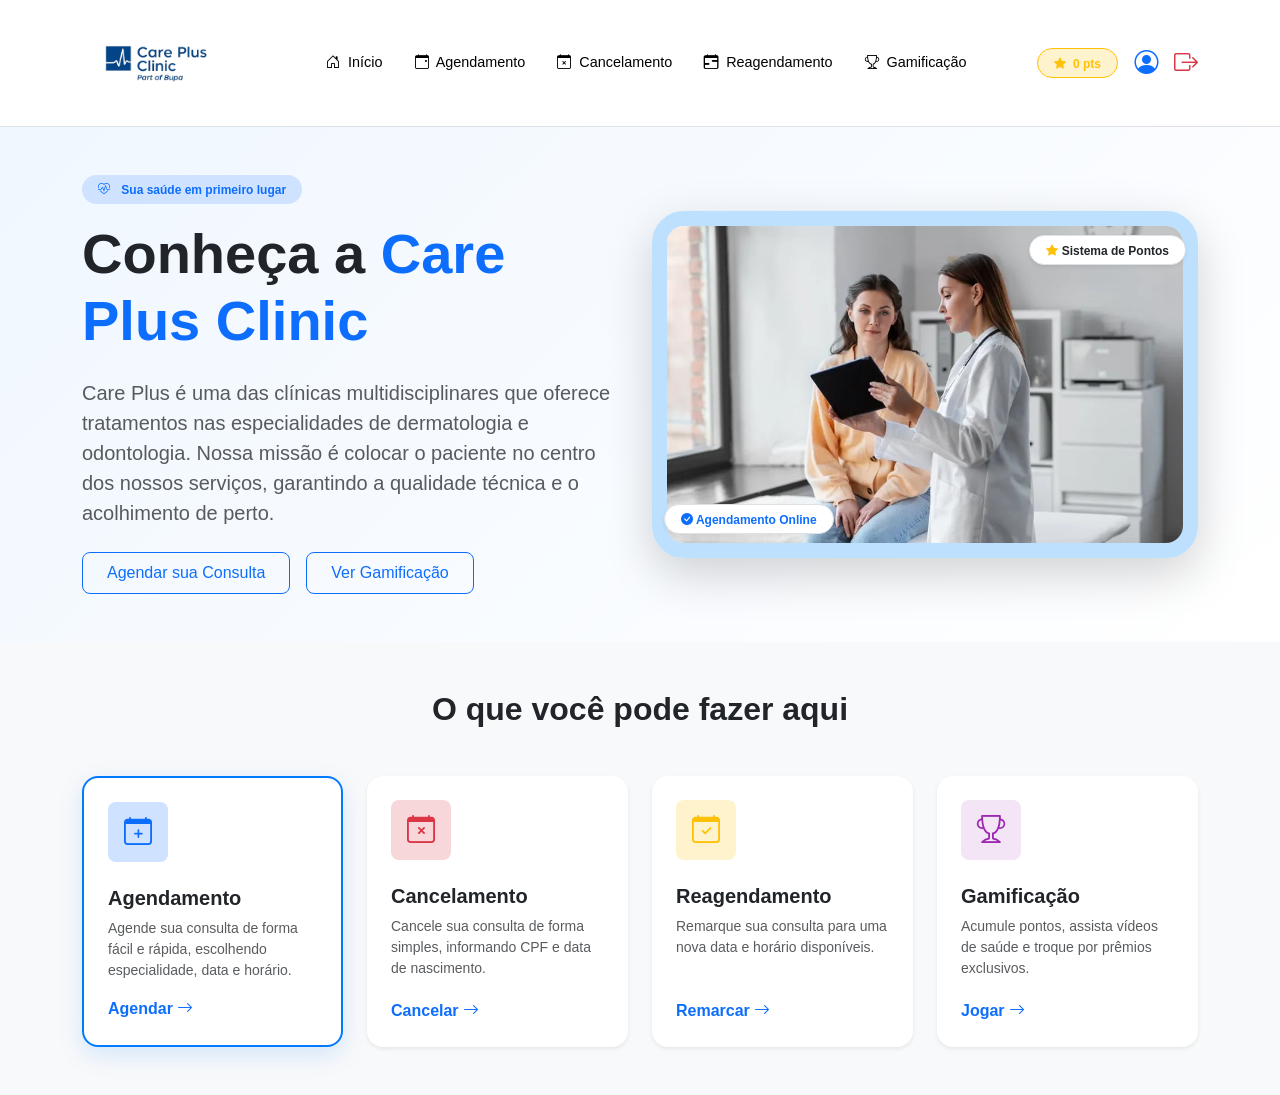
<file: scr/pages/index.html>
<!DOCTYPE html>
<html lang="pt-BR">
<head>
    <meta charset="UTF-8">
    <meta name="viewport" content="width=device-width, initial-scale=1.0">
    
    
    <!-- CSS BOOTSTAP -->
    <link href="https://cdn.jsdelivr.net/npm/bootstrap@5.3.3/dist/css/bootstrap.min.css" rel="stylesheet">
    
    <!-- link icone-->
    <link rel="stylesheet" href="https://cdn.jsdelivr.net/npm/bootstrap-icons@1.11.3/font/bootstrap-icons.min.css">
    
    <!-- CSS externo -->
    <link rel="stylesheet" href="../css/index.css">

    <title>Care Plus - Home</title>
</head>


<body>

    <!-- Navbar -->
    <nav class="navbar navbar-expand-lg navbar-light bg-white border-bottom sticky-top">
        <div class="container">
            <a class="navbar-brand d-flex align-items-center" href="../pages/index.html">
                <img src="../images/LogoCarePlus.png" alt="Logo" class="me-2">
            </a>
            
            <button class="navbar-toggler" type="button" data-bs-toggle="collapse" data-bs-target="#navbarNav">
                <span class="navbar-toggler-icon"></span>
            </button>

            <div class="collapse navbar-collapse" id="navbarNav">
                <ul class="navbar-nav mx-auto mb-2 mb-lg-0 gap-3">
                    <li class="nav-item"><a class="nav-link " href="../pages/index.html"><i class="bi bi-house-door me-1"></i> Início</a></li>
                    <li class="nav-item"><a class="nav-link" href="../pages/agendamento.html"><i class="bi bi-calendar-event me-1"></i> Agendamento</a></li>
                    <li class="nav-item"><a class="nav-link" href="#"><i class="bi bi-calendar-x me-1"></i> Cancelamento</a></li>
                    <li class="nav-item"><a class="nav-link" href="../pages/reagendamento.html"><i class="bi bi-calendar-range me-1"></i> Reagendamento</a></li>
                    <li class="nav-item"><a class="nav-link" href="#"><i class="bi bi-trophy me-1"></i> Gamificação</a></li>
                </ul>
                <div class="d-flex align-items-center gap-3">
                    <span class="badge rounded-pill bg-warning-subtle text-warning border border-warning px-3 py-2">
                        <i class="bi bi-star-fill me-1"></i> 0 pts
                    </span>
                    <a href="#" class="text-primary fs-4"><i class="bi bi-person-circle"></i></a>
                    <a href="login.html" class="text-danger fs-4"><i class="bi bi-box-arrow-right"></i></a>
                </div>
            </div>
        </div>
    </nav>

    <header class="hero-section py-5">
        <div class="container">
            <div class="row align-items-center">
                <div class="col-lg-6 mb-5 mb-lg-0">
                    <span class="badge rounded-pill bg-primary-subtle text-primary mb-3 px-3 py-2">
                        <i class="bi bi-heart-pulse me-2"></i> Sua saúde em primeiro lugar
                    </span>
                    <h1 class="display-4 fw-bold mb-4">Conheça a <span class="text-primary">Care Plus Clinic</span></h1>
                    <p class="text-muted lead mb-4">
                        Care Plus é uma das clínicas multidisciplinares que oferece tratamentos nas especialidades de dermatologia e odontologia. Nossa missão é colocar o paciente no centro dos nossos serviços, garantindo a qualidade técnica e o acolhimento de perto.
                    </p>
                    <div class="d-flex gap-3">
                        <button onclick="irParaAgendamento()" class="btn btn-outline-primary px-4 py-2 rounded-3">Agendar sua Consulta</button>
                        <button onclick="irParaGamificacao()" class="btn btn-outline-primary px-4 py-2 rounded-3">Ver Gamificação</button>
                    </div>
                </div>
                <div class="col-lg-6 text-center position-relative">
                    <div class="image-container shadow-lg rounded-5 overflow-hidden">
                        <img src="../images/medico.jpg" alt="Médico" class="img-fluid">
                        
                        <span class="position-absolute top-0 end-0 m-4 badge bg-white text-dark shadow-sm py-2 px-3 rounded-pill border">
                            <i class="bi bi-star-fill text-warning"></i> Sistema de Pontos
                        </span>
                        <span class="position-absolute bottom-0 start-0 m-4 badge bg-white text-primary shadow-sm py-2 px-3 rounded-pill border">
                            <i class="bi bi-check-circle-fill"></i> Agendamento Online
                        </span>
                    </div>
                </div>
            </div>
        </div>
    </header>

    <!-- Services Section -->
    <section class="services-section py-5 bg-light">
        <div class="container">
            <h2 class="text-center fw-bold mb-5">O que você pode fazer aqui</h2>
            <div class="row g-4">
                <!-- Card 1 -->
                <div class="col-md-3">
                    <div class="card h-100 border-0 shadow-sm p-4 rounded-4 service-card active-card">
                        <div class="icon-box bg-primary-subtle rounded-3 mb-4">
                            <i class="bi bi-calendar-plus text-primary fs-3"></i>
                        </div>
                        <h4 class="fw-bold h5">Agendamento</h4>
                        <p class="text-muted small">Agende sua consulta de forma fácil e rápida, escolhendo especialidade, data e horário.</p>
                        <a href="../pages/agendamento.html" class="mt-auto text-decoration-none fw-bold">Agendar <i class="bi bi-arrow-right"></i></a>
                    </div>
                </div>
                <!-- Card 2 -->
                <div class="col-md-3">
                    <div class="card h-100 border-0 shadow-sm p-4 rounded-4 service-card">
                        <div class="icon-box bg-danger-subtle rounded-3 mb-4">
                            <i class="bi bi-calendar-x text-danger fs-3"></i>
                        </div>
                        <h4 class="fw-bold h5">Cancelamento</h4>
                        <p class="text-muted small">Cancele sua consulta de forma simples, informando CPF e data de nascimento.</p>
                        <a href="#" class="mt-auto text-decoration-none fw-bold">Cancelar <i class="bi bi-arrow-right"></i></a>
                    </div>
                </div>
                <!-- Card 3 -->
                <div class="col-md-3">
                    <div class="card h-100 border-0 shadow-sm p-4 rounded-4 service-card">
                        <div class="icon-box bg-warning-subtle rounded-3 mb-4">
                            <i class="bi bi-calendar-check text-warning fs-3"></i>
                        </div>
                        <h4 class="fw-bold h5">Reagendamento</h4>
                        <p class="text-muted small">Remarque sua consulta para uma nova data e horário disponíveis.</p>
                        <a href="../pages/reagendamento.html" class="mt-auto text-decoration-none fw-bold">Remarcar <i class="bi bi-arrow-right"></i></a>
                    </div>
                </div>
                <!-- Card 4 -->
                <div class="col-md-3">
                    <div class="card h-100 border-0 shadow-sm p-4 rounded-4 service-card">
                        <div class="icon-box bg-purple-subtle rounded-3 mb-4">
                            <i class="bi bi-trophy text-purple fs-3"></i>
                        </div>
                        <h4 class="fw-bold h5">Gamificação</h4>
                        <p class="text-muted small">Acumule pontos, assista vídeos de saúde e troque por prêmios exclusivos.</p>
                        <a href="#" class="mt-auto text-decoration-none fw-bold">Jogar <i class="bi bi-arrow-right"></i></a>
                    </div>
                </div>
            </div>
        </div>
    </section>

    <script src="https://cdn.jsdelivr.net/npm/bootstrap@5.3.3/dist/js/bootstrap.bundle.min.js"></script>
    <script src="../js/index.js"></script>
</body>
</html>
</file>
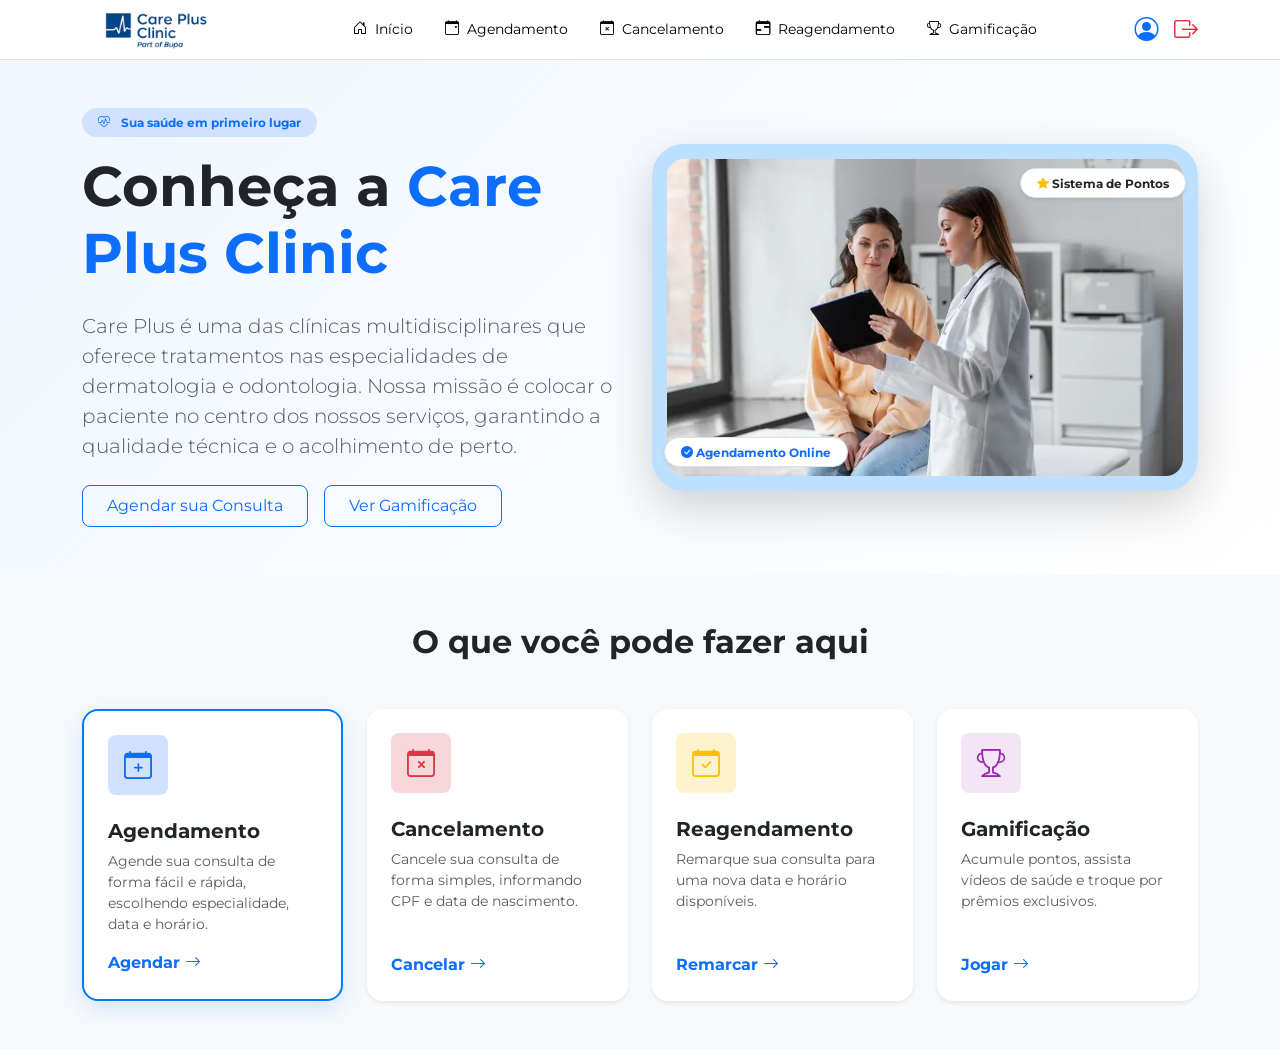
<file: src/pages/index.html>
<!DOCTYPE html>
<html lang="pt-BR">
<head>
    <meta charset="UTF-8">
    <meta name="viewport" content="width=device-width, initial-scale=1.0">
    
    
    <!-- CSS BOOTSTAP -->
    <link href="https://cdn.jsdelivr.net/npm/bootstrap@5.3.3/dist/css/bootstrap.min.css" rel="stylesheet">
    
    <!-- link icone-->
    <link rel="stylesheet" href="https://cdn.jsdelivr.net/npm/bootstrap-icons@1.11.3/font/bootstrap-icons.min.css">

    <!-- Google Fonts -->
    <link href="https://fonts.googleapis.com/css2?family=Montserrat:wght@300;400;500;600;700;800;900&display=swap"
        rel="stylesheet">
    
    <!-- CSS externo -->
    <link rel="stylesheet" href="../css/index.css">

    <title>Care Plus - Home</title>
</head>


<body>

    <!-- Navbar -->
    <nav class="navbar navbar-expand-lg navbar-light bg-white border-bottom sticky-top">
        <div class="container">
            <a class="navbar-brand d-flex align-items-center" href="../pages/index.html">
                <img src="../images/LogoCarePlus.png" alt="Logo" class="me-2">
            </a>
            
            <button class="navbar-toggler" type="button" data-bs-toggle="collapse" data-bs-target="#navbarNav">
                <span class="navbar-toggler-icon"></span>
            </button>

            <div class="collapse navbar-collapse" id="navbarNav">
                <ul class="navbar-nav mx-auto mb-2 mb-lg-0 gap-3">
                    <li class="nav-item"><a class="nav-link " href="../pages/index.html"><i class="bi bi-house-door me-1"></i> Início</a></li>
                    <li class="nav-item"><a class="nav-link" href="../pages/agendamento.html"><i class="bi bi-calendar-event me-1"></i> Agendamento</a></li>
                    <li class="nav-item"><a class="nav-link" href="../pages/cancelation.html"><i class="bi bi-calendar-x me-1"></i> Cancelamento</a></li>
                    <li class="nav-item"><a class="nav-link" href="../pages/reagendamento.html"><i class="bi bi-calendar-range me-1"></i> Reagendamento</a></li>
                    <li class="nav-item"><a class="nav-link" href="../pages/game.html"><i class="bi bi-trophy me-1"></i> Gamificação</a></li>
                </ul>
                <div class="d-flex align-items-center gap-3">
                    </span>
                    <a href="#" class="text-primary fs-4"><i class="bi bi-person-circle"></i></a>
                    <a href="login.html" class="text-danger fs-4"><i class="bi bi-box-arrow-right"></i></a>
                </div>
            </div>
        </div>
    </nav>

    <header class="hero-section py-5">
        <div class="container">
            <div class="row align-items-center">
                <div class="col-lg-6 mb-5 mb-lg-0">
                    <span class="badge rounded-pill bg-primary-subtle text-primary mb-3 px-3 py-2">
                        <i class="bi bi-heart-pulse me-2"></i> Sua saúde em primeiro lugar
                    </span>
                    <h1 class="display-4 fw-bold mb-4">Conheça a <span class="text-primary">Care Plus Clinic</span></h1>
                    <p class="text-muted lead mb-4">
                        Care Plus é uma das clínicas multidisciplinares que oferece tratamentos nas especialidades de dermatologia e odontologia. Nossa missão é colocar o paciente no centro dos nossos serviços, garantindo a qualidade técnica e o acolhimento de perto.
                    </p>
                    <div class="d-flex gap-3">
                        <button onclick="irParaAgendamento()" class="btn btn-outline-primary px-4 py-2 rounded-3">Agendar sua Consulta</button>
                        <button onclick="irParaGamificacao()" class="btn btn-outline-primary px-4 py-2 rounded-3">Ver Gamificação</button>
                    </div>
                </div>
                <div class="col-lg-6 text-center position-relative">
                    <div class="image-container shadow-lg rounded-5 overflow-hidden">
                        <img src="../images/medico.jpg" alt="Médico" class="img-fluid">
                        
                        <span class="position-absolute top-0 end-0 m-4 badge bg-white text-dark shadow-sm py-2 px-3 rounded-pill border">
                            <i class="bi bi-star-fill text-warning"></i> Sistema de Pontos
                        </span>
                        <span class="position-absolute bottom-0 start-0 m-4 badge bg-white text-primary shadow-sm py-2 px-3 rounded-pill border">
                            <i class="bi bi-check-circle-fill"></i> Agendamento Online
                        </span>
                    </div>
                </div>
            </div>
        </div>
    </header>

    <!-- Services Section -->
    <section class="services-section py-5 bg-light">
        <div class="container">
            <h2 class="text-center fw-bold mb-5">O que você pode fazer aqui</h2>
            <div class="row g-4">
                <!-- Card 1 -->
                <div class="col-md-3">
                    <div class="card h-100 border-0 shadow-sm p-4 rounded-4 service-card active-card">
                        <div class="icon-box bg-primary-subtle rounded-3 mb-4">
                            <i class="bi bi-calendar-plus text-primary fs-3"></i>
                        </div>
                        <h4 class="fw-bold h5">Agendamento</h4>
                        <p class="text-muted small">Agende sua consulta de forma fácil e rápida, escolhendo especialidade, data e horário.</p>
                        <a href="../pages/agendamento.html" class="mt-auto text-decoration-none fw-bold">Agendar <i class="bi bi-arrow-right"></i></a>
                    </div>
                </div>
                <!-- Card 2 -->
                <div class="col-md-3">
                    <div class="card h-100 border-0 shadow-sm p-4 rounded-4 service-card">
                        <div class="icon-box bg-danger-subtle rounded-3 mb-4">
                            <i class="bi bi-calendar-x text-danger fs-3"></i>
                        </div>
                        <h4 class="fw-bold h5">Cancelamento</h4>
                        <p class="text-muted small">Cancele sua consulta de forma simples, informando CPF e data de nascimento.</p>
                        <a href="../pages/cancelation.html" class="mt-auto text-decoration-none fw-bold">Cancelar <i class="bi bi-arrow-right"></i></a>
                    </div>
                </div>
                <!-- Card 3 -->
                <div class="col-md-3">
                    <div class="card h-100 border-0 shadow-sm p-4 rounded-4 service-card">
                        <div class="icon-box bg-warning-subtle rounded-3 mb-4">
                            <i class="bi bi-calendar-check text-warning fs-3"></i>
                        </div>
                        <h4 class="fw-bold h5">Reagendamento</h4>
                        <p class="text-muted small">Remarque sua consulta para uma nova data e horário disponíveis.</p>
                        <a href="../pages/reagendamento.html" class="mt-auto text-decoration-none fw-bold">Remarcar <i class="bi bi-arrow-right"></i></a>
                    </div>
                </div>
                <!-- Card 4 -->
                <div class="col-md-3">
                    <div class="card h-100 border-0 shadow-sm p-4 rounded-4 service-card">
                        <div class="icon-box bg-purple-subtle rounded-3 mb-4">
                            <i class="bi bi-trophy text-purple fs-3"></i>
                        </div>
                        <h4 class="fw-bold h5">Gamificação</h4>
                        <p class="text-muted small">Acumule pontos, assista vídeos de saúde e troque por prêmios exclusivos.</p>
                        <a href="../pages/game.html" class="mt-auto text-decoration-none fw-bold">Jogar <i class="bi bi-arrow-right"></i></a>
                    </div>
                </div>
            </div>
        </div>
    </section>

    <script src="https://cdn.jsdelivr.net/npm/bootstrap@5.3.3/dist/js/bootstrap.bundle.min.js"></script>
    <script src="../js/index.js"></script>
</body>
</html>
</file>
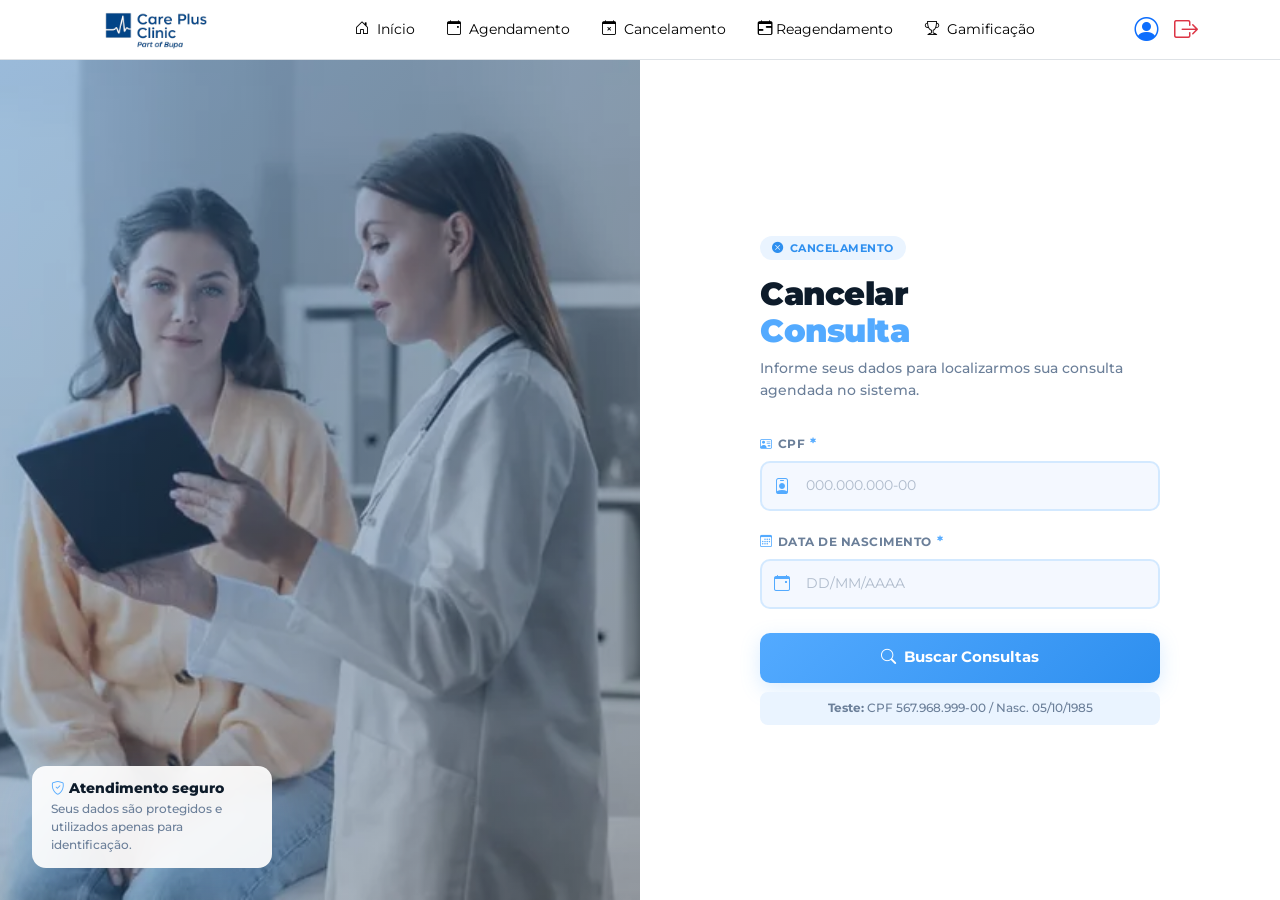
<file: src/pages/cancelation.html>
<!DOCTYPE html>
<html lang="pt-BR">

<head>
    <meta charset="UTF-8">
    <meta name="viewport" content="width=device-width, initial-scale=1.0">
    <title>Care Plus — Cancelamento</title>
    <link href="https://cdn.jsdelivr.net/npm/bootstrap@5.3.3/dist/css/bootstrap.min.css" rel="stylesheet">
    <link href="https://cdn.jsdelivr.net/npm/bootstrap-icons@1.11.3/font/bootstrap-icons.css" rel="stylesheet">
    <link href="https://fonts.googleapis.com/css2?family=Montserrat:wght@300;400;500;600;700;800;900&display=swap"
        rel="stylesheet">
    <link rel="stylesheet" href="../css/cancelation.css">
</head>

<body>

    <nav class="navbar navbar-expand-lg navbar-light bg-white border-bottom">
        <div class="container">
            <a class="navbar-brand d-flex align-items-center" href="../pages/index.html">
                <img src="../images/LogoCarePlus.png" alt="Logo" class="me-2">
            </a>

            <button class="navbar-toggler" type="button" data-bs-toggle="collapse" data-bs-target="#navbarNav">
                <span class="navbar-toggler-icon"></span>
            </button>

            <div class="collapse navbar-collapse" id="navbarNav">
                <ul class="navbar-nav mx-auto mb-2 mb-lg-0 gap-3">
                    <li class="nav-item"><a class="nav-link " href="../pages/index.html"><i class="bi bi-house-door me-1">
                    </i>Início</a>
                    </li>
                    <li class="nav-item"><a class="nav-link" href="../pages/agendamento.html"><i class="bi bi-calendar-event me-1">
                    </i>Agendamento</a></li>
                    <li class="nav-item"><a class="nav-link" href="../pages/cancelation.html"><i class="bi bi-calendar-x me-1"></i>
                            Cancelamento</a></li>
                    <li class="nav-item"><a class="nav-link" href="../pages/reagendamento.html"><i class="bi bi-calendar-range me-1"></i>Reagendamento</a></li>
                    <li class="nav-item"><a class="nav-link" href="../pages/game.html"><i class="bi bi-trophy me-1"></i> Gamificação</a>
                    </li>
                </ul>
                <div class="d-flex align-items-center gap-3">
                    <a href="#" class="text-primary fs-4"><i class="bi bi-person-circle"></i></a>
                    <a href="../pages/login.html" class="text-danger fs-4"><i class="bi bi-box-arrow-right"></i></a>
                </div>
            </div>
        </div>
    </nav>

    <div class="page active" id="pageForm">
        <div class="hero-split">
            <div class="hero-img-side">
                <img src="../images/medico.jpg" alt="Clínica">
                <div class="hero-img-overlay"></div>
                <div class="hero-img-badge">
                    <h6><i class="bi bi-shield-check me-1" style="color:var(--primary)"></i>Atendimento seguro</h6>
                    <p>Seus dados são protegidos e utilizados apenas para identificação.</p>
                </div>
            </div>
            <div class="hero-form-side">
                <div class="form-container">
                    <div class="form-section-tag"><i class="bi bi-x-circle-fill"></i> Cancelamento</div>
                    <h1 class="form-title">Cancelar<br><span>Consulta</span></h1>
                    <p class="form-subtitle">Informe seus dados para localizarmos sua consulta agendada no sistema.</p>

                    <div class="field-group">
                        <div class="field-label"><i class="bi bi-person-vcard" style="color:var(--primary)"></i> CPF
                            <span class="required">*</span></div>
                        <div style="position:relative">
                            <i class="bi bi-person-badge field-icon"></i>
                            <input type="text" class="field-input" id="inputCPF" placeholder="000.000.000-00"
                                maxlength="14" oninput="maskCPF(this)"
                                onkeydown="if(event.key==='Enter')buscarConsulta()">
                        </div>
                        <div class="field-error" id="errCPF" style="display:none"><i
                                class="bi bi-exclamation-circle"></i> <span></span></div>
                    </div>

                    <div class="field-group">
                        <div class="field-label"><i class="bi bi-calendar3" style="color:var(--primary)"></i> Data de
                            Nascimento <span class="required">*</span></div>
                        <div style="position:relative">
                            <i class="bi bi-calendar-event field-icon"></i>
                            <input type="text" class="field-input" id="inputNasc" placeholder="DD/MM/AAAA"
                                maxlength="10" oninput="maskDate(this)"
                                onkeydown="if(event.key==='Enter')buscarConsulta()">
                        </div>
                        <div class="field-error" id="errNasc" style="display:none"><i
                                class="bi bi-exclamation-circle"></i> <span></span></div>
                    </div>

                    <button class="btn-continuar" id="btnContinuar" onclick="buscarConsulta()">
                        <span class="btn-text"><i class="bi bi-search me-1"></i> Buscar Consultas</span>
                        <span class="spinner"><i class="bi bi-arrow-repeat spin"></i> Buscando...</span>
                    </button>

                    <div class="hint-demo"><strong>Teste:</strong> CPF 567.968.999-00 / Nasc. 05/10/1985</div>
                </div>
            </div>
        </div>
    </div>

    <div class="page" id="pageConsultas">
        <div class="consultas-page">
            <div class="page-header">
                <button class="back-btn" onclick="voltarForm()">
                    <i class="bi bi-arrow-left"></i> Voltar para identificação
                </button>
                <div class="page-header-card">
                    <div class="patient-info">
                        <div class="patient-avatar"><i class="bi bi-person-fill"></i></div>
                        <div>
                            <div class="patient-name" id="patientName">Paciente</div>
                            <div class="patient-cpf" id="patientCPFLabel"></div>
                        </div>
                    </div>
                    <div class="d-flex align-items-center gap-3 flex-wrap">
                        <div class="found-badge"><i class="bi bi-check-circle-fill"></i> <span id="foundCount">0</span>
                            consulta(s) ativa(s)</div>
                    </div>
                </div>
            </div>
            <div class="consultas-grid" id="consultasList"></div>
            <div class="empty-state" id="emptyState" style="display:none">
                <div class="empty-icon"><i class="bi bi-calendar-x"></i></div>
                <div class="empty-title">Nenhuma consulta ativa</div>
                <div class="empty-sub">Todas as suas consultas já foram canceladas ou não há agendamentos futuros.</div>
            </div>
        </div>
    </div>

    <div class="modal-backdrop-custom" id="modalConfirm" onclick="if(event.target===this)fecharConfirm()">
        <div class="modal-box confirm">
            <div class="modal-confirm-header">
                <div class="modal-confirm-icon"><i class="bi bi-exclamation-triangle-fill"></i></div>
                <div class="modal-confirm-title">Cancelar Consulta</div>
                <div class="modal-confirm-sub">Tem certeza? Esta ação não pode ser desfeita.</div>
            </div>
            <div class="modal-confirm-body">
                <div class="consulta-summary">
                    <div class="summary-row"><span class="summary-label">Médico</span><span class="summary-value"
                            id="sumMedico"></span></div>
                    <div class="summary-row"><span class="summary-label">Especialidade</span><span class="summary-value"
                            id="sumEsp"></span></div>
                    <div class="summary-row"><span class="summary-label">Data</span><span class="summary-value"
                            id="sumData"></span></div>
                    <div class="summary-row"><span class="summary-label">Horário</span><span class="summary-value"
                            id="sumHora"></span></div>
                    <div class="summary-row"><span class="summary-label">Unidade</span><span class="summary-value"
                            id="sumUnidade"></span></div>
                </div>
                <div class="modal-btns">
                    <button class="btn-confirm-cancel" onclick="confirmarCancelamento()"><i
                            class="bi bi-x-circle-fill"></i> Sim, cancelar</button>
                    <button class="btn-keep" onclick="fecharConfirm()"><i class="bi bi-arrow-left"></i> Manter
                        consulta</button>
                </div>
            </div>
        </div>
    </div>

    <div class="modal-backdrop-custom" id="modalSuccess">
        <div class="modal-box success">
            <div class="success-anim"><i class="bi bi-check-circle-fill"></i></div>
            <div class="modal-title-txt">Cancelamento confirmado!</div>
            <div class="modal-sub-txt">Sua consulta foi cancelada com sucesso. Você receberá uma confirmação por e-mail
                em breve.</div>
            <div><button class="success-remarcar" onclick="remarcar()"><i class="bi bi-arrow-repeat"></i> Gostaria de
                    remarcar?</button></div>
            <button class="btn-modal-primary" onclick="fecharSuccess()"><i class="bi bi-check2"></i> Fechar</button>
        </div>
    </div>

    <div class="modal-backdrop-custom" id="modalNotFound" onclick="if(event.target===this)fecharNotFound()">
        <div class="modal-box not-found">
            <div class="notfound-icon"><i class="bi bi-person-x-fill"></i></div>
            <div class="modal-title-txt">Paciente não encontrado</div>
            <div class="modal-sub-txt">Não encontramos consultas com os dados informados. Verifique as informações e
                tente novamente.</div>
            <div class="notfound-tips">
                <p><i class="bi bi-info-circle-fill"></i> Confirme que o CPF está correto (sem erros).</p>
                <p><i class="bi bi-info-circle-fill"></i> Use o formato DD/MM/AAAA para a data.</p>
                <p><i class="bi bi-info-circle-fill"></i> Se persistir, contate a clínica diretamente.</p>
            </div>
            <button class="btn-modal-primary" onclick="fecharNotFound()"><i class="bi bi-arrow-repeat"></i> Tentar
                novamente</button>
            <button class="btn-modal-secondary"><i class="bi bi-headset me-1"></i> Falar com suporte</button>
        </div>
    </div>

    <script src="https://cdn.jsdelivr.net/npm/bootstrap@5.3.3/dist/js/bootstrap.bundle.min.js"></script>
    <script src="../js/cancelation.js"></script>
</body>

</html>
</file>
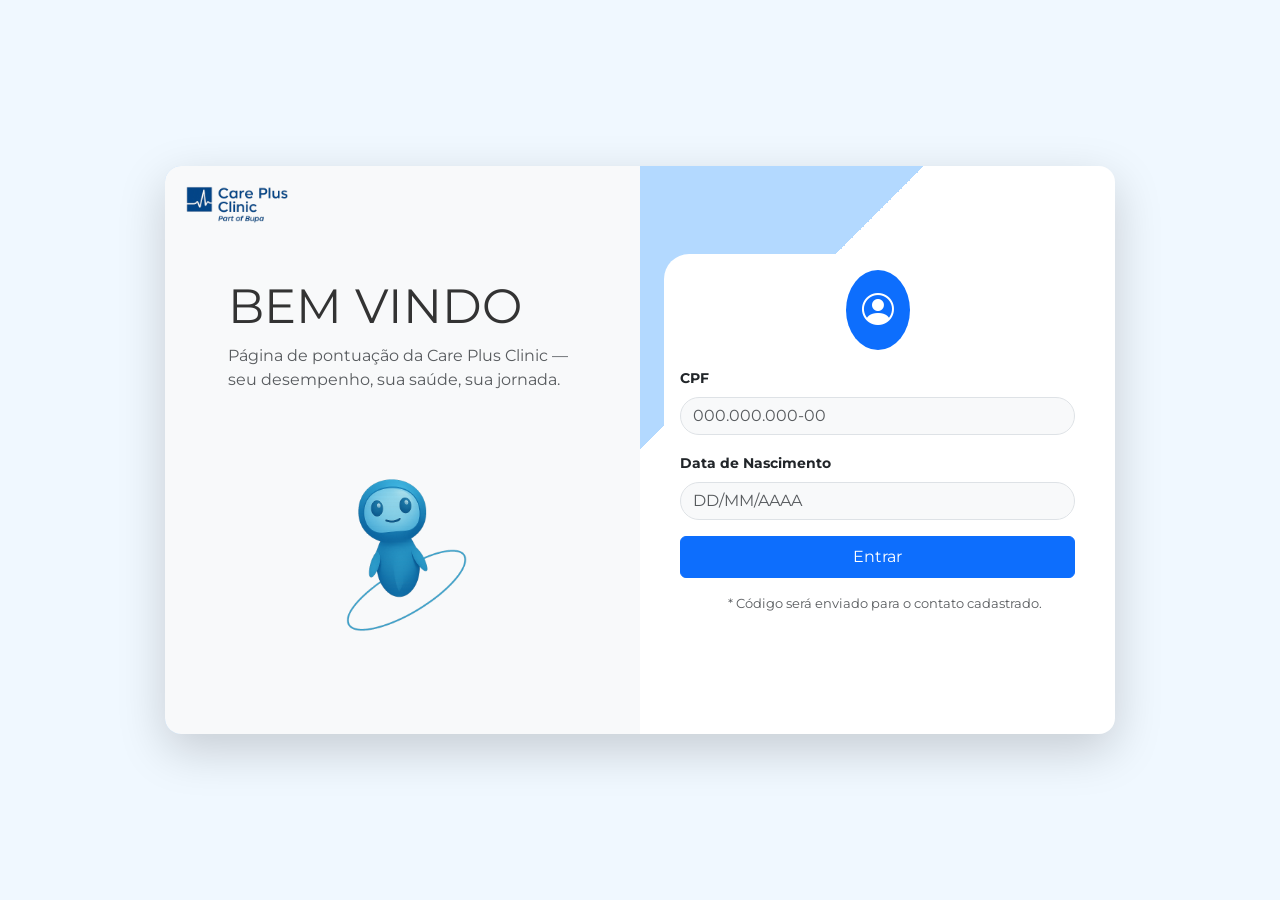
<file: src/pages/login.html>
<!DOCTYPE html>
<html lang="pt-BR">
<head>
    <meta charset="UTF-8">
    <meta name="viewport" content="width=device-width, initial-scale=1.0">
    <!-- CSS BOOTSTAP -->
    <link
    rel="stylesheet"
    href="https://cdn.jsdelivr.net/npm/bootstrap@5.3.3/dist/css/bootstrap.min.css"
    />

    <!-- Google Fonts -->
    <link href="https://fonts.googleapis.com/css2?family=Montserrat:wght@300;400;500;600;700;800;900&display=swap"
        rel="stylesheet">

    <!-- CSS externo -->
    <link rel="stylesheet" href="../css/login.css" />

    <!-- link icone-->
    <link rel="stylesheet" href="https://cdn.jsdelivr.net/npm/bootstrap-icons@1.11.3/font/bootstrap-icons.min.css">

    <title>Care Plus - Login</title>

</head>

<body class="d-flex align-items-center vh-100">
    <div class="container">
        <div class="row justify-content-center">
            <div class="col-lg-10 login-container p-0 d-flex overflow-hidden bg-white shadow-lg rounded-4">
                
                <div class="row g-0 w-100 align-items-center">
                    
                    <div class="col-md-6 text-primary p-5 bg-light">
                        <img src="../images/LogoCarePlus.png" alt="Care Plus Logo" class="logo-careplus mb-4" >
                        <h1 class="display-5 fw-normal">BEM VINDO</h1>
                        <p class="text-muted">Página de pontuação da Care Plus Clinic — seu desempenho, sua saúde, sua jornada.</p>
                        <div class="mt-4 container-mascote text-center">
                            <img src="../images/Mascote.png" alt="Mascote" class="img-mascote img-fluid" >
                        </div>
                    </div>

                    <div class="col-md-6 p-4">
                        <div class="card border-0 p-3">
                            <div class="text-center mb-3">
                                <div class="bg-primary rounded-circle d-inline-block p-3">
                                    <i class="bi bi-person-circle text-white fs-2"></i>
                                </div>
                            </div>
                            <!-- Passo 1-->
                            <div id="step1">
                                <form onsubmit="nextStep(event, 2)">
                                    <div class="mb-3">
                                        <label class="form-label small fw-bold">CPF</label>
                                        <input type="text" id="cpf" class="form-control" placeholder="000.000.000-00">
                                    </div>
                                    <div class="mb-3">
                                        <label class="form-label small fw-bold">Data de Nascimento</label>
                                        <input type="text" id="data" class="form-control" placeholder="DD/MM/AAAA">
                                    </div>
                                    <button type="submit" class="btn btn-primary w-100 py-2 mb-3">Entrar</button>
                                    <p class="text-center x-small text-muted small">* Código será enviado para o contato cadastrado.</p>
                                </form>
                            </div>
                            <!-- Passo 2-->
                            <div id="step2" class="d-none">
                                <p class="text-center fw-bold mb-4">Deseja receber o código por:</p>
                                <form onsubmit="nextStep(event, 3)">
                                    <div class=" opcao-contato bt-email mb-3 p-2 border rounded d-flex align-items-center">
                                        <i class="bi bi-envelope-fill me-3 text-primary fs-4"></i>
                                        <div>
                                            <div class=" fw-bold small">Email</div>
                                            <div class="text-muted small">maria***@gmail.com</div>
                                        </div>
                                    </div>
                                    <div class=" opcao-contato mb-4 p-2 border rounded d-flex align-items-center">
                                        <i class="bi bi-chat-dots-fill me-3 text-primary fs-4"></i>
                                        <div>
                                            <div class=" sms_bt fw-bold small">SMS</div>
                                            <div class="text-muted small">(11) 9****-1756</div>
                                        </div>
                                    </div>
                                    <button type="submit" class="btn btn-primary w-100 py-2">Enviar Código</button>
                                    <button type="button" class="btn btn-link w-100 mt-2 text-muted small" onclick="nextStep(event, 1)">Voltar</button>
                                </form>
                            </div>
                            <!-- Passo 3-->
                            <div id="step3" class="d-none">
                                <form onsubmit="finishLogin(event)">
                                    <div class="text-center mb-4">
                                        <label class="fw-bold mb-3">Digite o código recebido</label>
                                        <div class="d-flex justify-content-between gap-2">
                                            <input type="text" class="form-control text-center fw-bold fs-4" maxlength="1" >
                                            <input type="text" class="form-control text-center fw-bold fs-4" maxlength="1" >
                                            <input type="text" class="form-control text-center fw-bold fs-4" maxlength="1" >
                                            <input type="text" class="form-control text-center fw-bold fs-4" maxlength="1" >
                                            <input type="text" class="form-control text-center fw-bold fs-4" maxlength="1" >
                                        </div>
                                    </div>
                                    <button type="submit" class="btn btn-primary w-100 py-2">Continuar</button>
                                    <button type="button" class="btn btn-link w-100 mt-2 text-muted small" onclick="nextStep(event, 2)">Reenviar código</button>
                                </form>
                            </div>

                        </div>
                    </div> 
                </div>
            </div>
        </div>
    </div>

    <script src="https://cdnjs.cloudflare.com/ajax/libs/bootstrap/5.3.3/js/bootstrap.bundle.min.js"></script>
    <script src="../js/login.js"></script>

</body>
</html>
</file>
<file: scr/css/index.css>
body {
    font-family: 'Segoe UI', Tahoma, Geneva, Verdana, sans-serif;
    background-color: #f8faff;
}


.nav-link {
    font-size: 0.9rem;
    color: black ;
}

.nav-link.active, .nav-link:hover {
    color: #007bff;
}

.hero-section {
    background: linear-gradient(135deg, #f0f7ff 0%, #ffffff 100%);
}

.image-container {
    border: 15px solid #bde0fe;
    transition: transform 0.3s ease;
}

.image-container:hover {
    transform: scale(1.02);
}


.service-card {
    transition: all 0.3s ease;
    cursor: pointer;
}

.service-card:hover {
    transform: translateY(-10px);
    box-shadow: 0 1rem 3rem rgba(0,0,0,.1) !important;
}

.service-card.active-card {
    border: 2px solid #007bff !important;
    background-color: #ffffff;
    box-shadow: 0 0.5rem 1.5rem rgba(0, 123, 255, 0.15) !important;
}

.icon-box {
    width: 60px;
    height: 60px;
    display: flex;
    align-items: center;
    justify-content: center;
}

.bg-purple-subtle {
    background-color:#f3e5f5;
}

.text-purple {
    color: #9c27b0;
}

.me-2{
    max-width: 150px;
}
</file>
<file: src/css/index.css>
body {
    font-family: 'Montserrat', sans-serif;
    background-color: #f8faff;
}


.navbar {
    background: #fff;
    border-bottom: 1px solid #e5e5e5;
    height: 60px;
    padding: 0;
}

.navbar .container {
    height: 100%;
}

.navbar-brand img {
    height: auto;
    width: auto;
}


.navbar .logo-wrap {
    display: flex;
    align-items: center;
    gap: 6px;
    text-decoration: none;
}

.navbar .logo-icon {
    width: 32px;
    height: 32px;
    background: var(--azul);
    border-radius: 6px;
    display: flex;
    align-items: center;
    justify-content: center;
    color: #fff;
    font-size: 14px;
}

.navbar .logo-text {
    line-height: 1.1;
}

.navbar .logo-text span:first-child {
    display: block;
    font-size: 11px;
    font-weight: 700;
    color: var(--azul);
}

.navbar .logo-text span:last-child {
    display: block;
    font-size: 9px;
    color: var(--muted);
    letter-spacing: 0.04em;
}

.navbar-nav .nav-link {
    color: var(--muted);
    padding: 4px 10px;
    font-size: 0.9rem;
    color: black ;
}


.navbar-nav .nav-link:hover {
    color: var(--azul);
}

.me-2{
    max-width: 150px;
}

.hero-section {
    background: linear-gradient(135deg, #f0f7ff 0%, #ffffff 100%);
}

.image-container {
    border: 15px solid #bde0fe;
    transition: transform 0.3s ease;
}

.image-container:hover {
    transform: scale(1.02);
}


.service-card {
    transition: all 0.3s ease;
    cursor: pointer;
}

.service-card:hover {
    transform: translateY(-10px);
    box-shadow: 0 1rem 3rem rgba(0,0,0,.1) !important;
}

.service-card.active-card {
    border: 2px solid #007bff !important;
    background-color: #ffffff;
    box-shadow: 0 0.5rem 1.5rem rgba(0, 123, 255, 0.15) !important;
}

.icon-box {
    width: 60px;
    height: 60px;
    display: flex;
    align-items: center;
    justify-content: center;
}

.bg-purple-subtle {
    background-color:#f3e5f5;
}

.text-purple {
    color: #9c27b0;
}
</file>
<file: src/css/cancelation.css>
:root {
    --primary: #53AAFF;
    --primary-dark: #2E8FEF;
    --primary-light: #EAF4FF;
    --primary-glow: rgba(83, 170, 255, 0.22);
    --accent: #FF6B6B;
    --accent-green: #2ECC71;
    --bg: #F4F8FF;
    --text: #0D1B2A;
    --text-muted: #6B7F99;
    --border: rgba(83, 170, 255, 0.2);
    --radius: 16px;
    --radius-sm: 10px;
    --shadow: 0 4px 24px rgba(83, 170, 255, 0.1);
    --shadow-lg: 0 16px 56px rgba(83, 170, 255, 0.18);
    --azul: #1565c0;
    --azul-btn: #2196f3;
    --azul-claro: #e3f2fd;
    --cinza-bg: #f8f9fa;
    --borda: #d0d0d0;
    --texto: #1a1a1a;
    --muted: #6b7280;
    --erro: #d32f2f;
}

* {
    box-sizing: border-box;
    margin: 0;
    padding: 0;
}

body {
    font-family: 'Montserrat', sans-serif;
    background: var(--bg);
    color: var(--text);
    min-height: 100vh;
    overflow-x: hidden;
}

.navbar {
    background: #fff;
    border-bottom: 1px solid #e5e5e5;
    height: 60px;
    padding: 0;
}

.navbar .container {
    height: 100%;
}

.navbar-brand img {
    height: auto;
    width: auto;
}


.navbar .logo-wrap {
    display: flex;
    align-items: center;
    gap: 6px;
    text-decoration: none;
}

.navbar .logo-icon {
    width: 32px;
    height: 32px;
    background: var(--azul);
    border-radius: 6px;
    display: flex;
    align-items: center;
    justify-content: center;
    color: #fff;
    font-size: 14px;
}

.navbar .logo-text {
    line-height: 1.1;
}

.navbar .logo-text span:first-child {
    display: block;
    font-size: 11px;
    font-weight: 700;
    color: var(--azul);
}

.navbar .logo-text span:last-child {
    display: block;
    font-size: 9px;
    color: var(--muted);
    letter-spacing: 0.04em;
}

.navbar-nav .nav-link {
    color: var(--muted);
    padding: 4px 10px;
    font-size: 0.9rem;
    color: black ;
}


.navbar-nav .nav-link:hover {
    color: var(--azul);
}

.me-2{
    max-width: 150px;
}

.btn-consulta {
    font-size: 11px;
    font-weight: 600;
    padding: 6px 14px;
    border-radius: 5px;
    background: var(--azul);
    color: #fff;
    border: none;
}

.btn-consulta:hover {
    background: #0d47a1;
    color: #fff;
}

.page {
    display: none;
}

.page.active {
    display: block;
}

.hero-split {
    display: grid;
    grid-template-columns: 1fr 1fr;
    min-height: calc(100vh - 60px);
}

.hero-img-side {
    position: relative;
    overflow: hidden;
}

.hero-img-side img {
    width: 100%;
    height: 100%;
    object-fit: cover;
    filter: brightness(.88) saturate(.85);
}

.hero-img-overlay {
    position: absolute;
    inset: 0;
    background: linear-gradient(135deg, rgba(83, 170, 255, .35), rgba(14, 27, 42, .25));
}

.hero-img-badge {
    position: absolute;
    bottom: 2rem;
    left: 2rem;
    background: rgba(255, 255, 255, .92);
    backdrop-filter: blur(10px);
    border-radius: 14px;
    padding: .9rem 1.2rem;
    box-shadow: var(--shadow-lg);
    max-width: 240px;
}

.hero-img-badge h6 {
    font-weight: 800;
    font-size: .85rem;
    margin-bottom: .2rem;
}

.hero-img-badge p {
    font-size: .75rem;
    color: var(--text-muted);
    font-weight: 500;
    margin: 0;
}

.hero-form-side {
    display: flex;
    align-items: center;
    justify-content: center;
    padding: 3rem 4rem;
    background: white;
}

.form-container {
    width: 100%;
    max-width: 400px;
}

.form-section-tag {
    display: inline-flex;
    align-items: center;
    gap: 6px;
    background: var(--primary-light);
    color: var(--primary-dark);
    border-radius: 100px;
    padding: 4px 12px;
    font-size: .7rem;
    font-weight: 700;
    text-transform: uppercase;
    letter-spacing: .5px;
    margin-bottom: 1rem;
}

.form-title {
    font-weight: 900;
    font-size: 2rem;
    line-height: 1.15;
    margin-bottom: .5rem;
    letter-spacing: -.5px;
}

.form-title span {
    color: var(--primary);
}

.form-subtitle {
    font-size: .85rem;
    color: var(--text-muted);
    font-weight: 500;
    margin-bottom: 2rem;
    line-height: 1.6;
}

.field-group {
    margin-bottom: 1.25rem;
    position: relative;
}

.field-label {
    display: flex;
    align-items: center;
    gap: 5px;
    font-size: .76rem;
    font-weight: 700;
    color: var(--text-muted);
    text-transform: uppercase;
    letter-spacing: .5px;
    margin-bottom: .4rem;
}

.field-label .required {
    color: var(--primary);
    font-size: .9rem;
}

.field-input {
    width: 100%;
    border: 2px solid rgba(83, 170, 255, .2);
    border-radius: var(--radius-sm);
    padding: .75rem 1rem .75rem 2.75rem;
    font-family: 'Montserrat', sans-serif;
    font-weight: 600;
    font-size: .9rem;
    color: var(--text);
    background: var(--bg);
    transition: all .25s;
    outline: none;
}

.field-input:focus {
    border-color: var(--primary);
    background: white;
    box-shadow: 0 0 0 4px rgba(83, 170, 255, .1);
}

.field-input::placeholder {
    color: rgba(107, 127, 153, .5);
    font-weight: 400;
}

.field-icon {
    position: absolute;
    left: .85rem;
    bottom: .78rem;
    color: var(--primary);
    font-size: 1rem;
    pointer-events: none;
}

.field-input.error {
    border-color: var(--accent);
    background: rgba(255, 107, 107, .04);
}

.field-error {
    font-size: .72rem;
    color: var(--accent);
    font-weight: 600;
    margin-top: .3rem;
    display: flex;
    align-items: center;
    gap: 4px;
}

.btn-continuar {
    width: 100%;
    background: linear-gradient(135deg, var(--primary), var(--primary-dark));
    color: white;
    border: none;
    border-radius: var(--radius-sm);
    padding: .85rem;
    font-family: 'Montserrat', sans-serif;
    font-weight: 700;
    font-size: .95rem;
    cursor: pointer;
    transition: all .3s;
    display: flex;
    align-items: center;
    justify-content: center;
    gap: 8px;
    box-shadow: 0 6px 20px var(--primary-glow);
    margin-top: 1.5rem;
}

.btn-continuar:hover {
    transform: translateY(-2px);
    box-shadow: 0 10px 28px var(--primary-glow);
}

.btn-continuar:active {
    transform: translateY(0);
}

.btn-continuar .spinner {
    display: none;
}

.btn-continuar.loading .spinner {
    display: inline-block;
}

.btn-continuar.loading .btn-text {
    display: none;
}

.spin {
    animation: spinAnim .7s linear infinite;
    display: inline-block;
}

@keyframes spinAnim {
    to {
        transform: rotate(360deg);
    }
}

.info-note {
    display: flex;
    align-items: center;
    gap: 6px;
    margin-top: 1.2rem;
    font-size: .76rem;
    color: var(--text-muted);
    font-weight: 500;
}

.info-note i {
    color: var(--primary);
    font-size: .9rem;
}

.hint-demo {
    text-align: center;
    font-size: .72rem;
    color: var(--text-muted);
    margin-top: .6rem;
    font-weight: 500;
    padding: .5rem;
    background: var(--primary-light);
    border-radius: 8px;
}

/* PAGE 2 */
.consultas-page {
    min-height: calc(100vh - 60px);
    padding: 3rem 2rem;
    background: var(--bg);
}

.page-header {
    max-width: 900px;
    margin: 0 auto 2rem;
}

.back-btn {
    display: inline-flex;
    align-items: center;
    gap: 6px;
    font-size: .8rem;
    font-weight: 600;
    color: var(--text-muted);
    cursor: pointer;
    transition: color .2s;
    margin-bottom: 1.5rem;
    background: none;
    border: none;
    padding: 0;
    font-family: 'Montserrat', sans-serif;
}

.back-btn:hover {
    color: var(--primary);
}

.page-header-card {
    background: white;
    border-radius: var(--radius);
    border: 1px solid var(--border);
    padding: 1.5rem 2rem;
    display: flex;
    align-items: center;
    justify-content: space-between;
    flex-wrap: wrap;
    gap: 1rem;
    box-shadow: var(--shadow);
}

.patient-info {
    display: flex;
    align-items: center;
    gap: 12px;
}

.patient-avatar {
    width: 48px;
    height: 48px;
    background: linear-gradient(135deg, var(--primary), var(--primary-dark));
    border-radius: 12px;
    display: flex;
    align-items: center;
    justify-content: center;
    color: white;
    font-size: 1.2rem;
}

.patient-name {
    font-weight: 800;
    font-size: 1rem;
    margin-bottom: 2px;
}

.patient-cpf {
    font-size: .78rem;
    color: var(--text-muted);
    font-weight: 500;
}

.found-badge {
    display: flex;
    align-items: center;
    gap: 6px;
    background: rgba(46, 204, 113, .1);
    color: #1a7a44;
    border: 1px solid rgba(46, 204, 113, .2);
    border-radius: 100px;
    padding: 5px 14px;
    font-size: .78rem;
    font-weight: 700;
}

.consultas-grid {
    max-width: 900px;
    margin: 0 auto;
    display: flex;
    flex-direction: column;
    gap: 1rem;
}

.consulta-card {
    background: white;
    border-radius: var(--radius);
    border: 1px solid var(--border);
    padding: 1.4rem 1.8rem;
    display: grid;
    grid-template-columns: auto 1fr auto;
    align-items: center;
    gap: 1.4rem;
    box-shadow: var(--shadow);
    transition: all .3s;
    animation: cardIn .4s ease both;
}

.consulta-card:hover:not(.cancelled) {
    border-color: rgba(83, 170, 255, .4);
    box-shadow: var(--shadow-lg);
    transform: translateY(-2px);
}

.consulta-card.cancelled {
    opacity: .6;
}

@keyframes cardIn {
    from {
        opacity: 0;
        transform: translateY(12px);
    }

    to {
        opacity: 1;
        transform: translateY(0);
    }
}

.consulta-date-box {
    width: 64px;
    text-align: center;
    background: var(--primary-light);
    border-radius: var(--radius-sm);
    padding: .6rem .4rem;
    border: 1px solid rgba(83, 170, 255, .15);
    flex-shrink: 0;
}

.consulta-day {
    font-weight: 900;
    font-size: 1.5rem;
    color: var(--primary-dark);
    line-height: 1;
}

.consulta-month {
    font-size: .65rem;
    font-weight: 700;
    color: var(--primary);
    text-transform: uppercase;
    letter-spacing: .4px;
}

.consulta-year {
    font-size: .62rem;
    font-weight: 500;
    color: var(--text-muted);
}

.consulta-especialidade {
    display: inline-flex;
    align-items: center;
    gap: 5px;
    font-size: .68rem;
    font-weight: 700;
    text-transform: uppercase;
    letter-spacing: .4px;
    color: var(--primary-dark);
    background: var(--primary-light);
    border-radius: 6px;
    padding: 2px 9px;
    margin-bottom: .35rem;
}

.consulta-medico {
    font-weight: 700;
    font-size: .95rem;
    margin-bottom: .2rem;
}

.consulta-meta {
    display: flex;
    align-items: center;
    gap: 1rem;
    flex-wrap: wrap;
}

.consulta-meta-item {
    display: flex;
    align-items: center;
    gap: 4px;
    font-size: .78rem;
    color: var(--text-muted);
    font-weight: 500;
}

.consulta-meta-item i {
    color: var(--primary);
    font-size: .85rem;
}

.consulta-status {
    display: flex;
    align-items: center;
    gap: 5px;
    border-radius: 8px;
    padding: 3px 10px;
    font-size: .72rem;
    font-weight: 700;
    white-space: nowrap;
}

.status-agendado {
    background: rgba(83, 170, 255, .1);
    color: var(--primary-dark);
    border: 1px solid rgba(83, 170, 255, .2);
}

.status-cancelado {
    background: rgba(255, 107, 107, .1);
    color: #c0392b;
    border: 1px solid rgba(255, 107, 107, .2);
}

.btn-cancelar-consulta {
    display: flex;
    align-items: center;
    gap: 6px;
    background: rgba(255, 107, 107, .08);
    color: var(--accent);
    border: 1.5px solid rgba(255, 107, 107, .2);
    border-radius: 9px;
    padding: .45rem 1rem;
    font-family: 'Montserrat', sans-serif;
    font-weight: 700;
    font-size: .78rem;
    cursor: pointer;
    transition: all .25s;
    white-space: nowrap;
}

.btn-cancelar-consulta:hover {
    background: rgba(255, 107, 107, .14);
    border-color: var(--accent);
    transform: translateY(-1px);
}

.consulta-card-actions {
    display: flex;
    flex-direction: column;
    align-items: flex-end;
    gap: .6rem;
    flex-shrink: 0;
}

.empty-state {
    max-width: 400px;
    margin: 3rem auto;
    text-align: center;
}

.empty-icon {
    font-size: 3rem;
    color: var(--primary);
    margin-bottom: 1rem;
    opacity: .5;
}

.empty-title {
    font-weight: 800;
    font-size: 1.1rem;
    margin-bottom: .4rem;
}

.empty-sub {
    font-size: .83rem;
    color: var(--text-muted);
    font-weight: 500;
}

.modal-backdrop-custom {
    display: none;
    position: fixed;
    inset: 0;
    background: rgba(8, 16, 30, .65);
    backdrop-filter: blur(8px);
    -webkit-backdrop-filter: blur(8px);
    z-index: 3000;
    align-items: center;
    justify-content: center;
    padding: 1rem;
}

.modal-backdrop-custom.show {
    display: flex;
}

.modal-box {
    background: white;
    border-radius: 24px;
    box-shadow: 0 40px 100px rgba(8, 16, 30, .35);
    animation: modalIn .35s cubic-bezier(.4, 0, .2, 1);
    width: 100%;
}

@keyframes modalIn {
    from {
        opacity: 0;
        transform: scale(.9) translateY(16px);
    }

    to {
        opacity: 1;
        transform: scale(1) translateY(0);
    }
}

.modal-box.confirm {
    max-width: 440px;
    overflow: hidden;
}

.modal-confirm-header {
    background: linear-gradient(135deg, var(--accent), #e74c3c);
    padding: 2rem 2rem 1.5rem;
    text-align: center;
    color: white;
}

.modal-confirm-icon {
    width: 64px;
    height: 64px;
    background: rgba(255, 255, 255, .2);
    border-radius: 50%;
    display: flex;
    align-items: center;
    justify-content: center;
    font-size: 1.8rem;
    margin: 0 auto 1rem;
}

.modal-confirm-title {
    font-weight: 800;
    font-size: 1.2rem;
    margin-bottom: .3rem;
}

.modal-confirm-sub {
    font-size: .82rem;
    opacity: .9;
    font-weight: 400;
}

.modal-confirm-body {
    padding: 1.5rem 2rem 2rem;
}

.consulta-summary {
    background: var(--bg);
    border-radius: var(--radius-sm);
    border: 1px solid var(--border);
    padding: 1rem 1.2rem;
    margin-bottom: 1.5rem;
}

.summary-row {
    display: flex;
    justify-content: space-between;
    align-items: center;
    padding: .35rem 0;
    font-size: .82rem;
    border-bottom: 1px solid rgba(83, 170, 255, .07);
}

.summary-row:last-child {
    border: none;
}

.summary-label {
    color: var(--text-muted);
    font-weight: 500;
}

.summary-value {
    font-weight: 700;
    color: var(--text);
}

.modal-btns {
    display: flex;
    gap: .75rem;
}

.btn-confirm-cancel {
    flex: 1;
    background: linear-gradient(135deg, var(--accent), #e74c3c);
    color: white;
    border: none;
    border-radius: 12px;
    padding: .72rem;
    font-family: 'Montserrat', sans-serif;
    font-weight: 700;
    font-size: .88rem;
    cursor: pointer;
    transition: all .3s;
    display: flex;
    align-items: center;
    justify-content: center;
    gap: 6px;
}

.btn-confirm-cancel:hover {
    box-shadow: 0 8px 24px rgba(255, 107, 107, .4);
    transform: translateY(-2px);
}

.btn-keep {
    flex: 1;
    background: transparent;
    border: 1.5px solid var(--border);
    border-radius: 12px;
    padding: .72rem;
    font-family: 'Montserrat', sans-serif;
    font-weight: 600;
    font-size: .85rem;
    color: var(--text-muted);
    cursor: pointer;
    transition: all .2s;
}

.btn-keep:hover {
    background: var(--primary-light);
    border-color: var(--primary);
    color: var(--primary-dark);
}

.modal-box.success,
.modal-box.not-found {
    max-width: 400px;
    text-align: center;
    padding: 2.5rem 2rem;
}

.success-anim {
    width: 80px;
    height: 80px;
    margin: 0 auto 1.25rem;
    background: rgba(46, 204, 113, .1);
    border-radius: 50%;
    display: flex;
    align-items: center;
    justify-content: center;
    animation: successPop .5s cubic-bezier(.4, 0, .2, 1) .1s both;
}

@keyframes successPop {
    from {
        opacity: 0;
        transform: scale(.5);
    }

    to {
        opacity: 1;
        transform: scale(1);
    }
}

.success-anim i {
    font-size: 2.2rem;
    color: var(--accent-green);
    animation: checkIn .4s ease .3s both;
}

@keyframes checkIn {
    from {
        opacity: 0;
        transform: scale(0);
    }

    to {
        opacity: 1;
        transform: scale(1);
    }
}

.modal-title-txt {
    font-weight: 800;
    font-size: 1.2rem;
    margin-bottom: .4rem;
}

.modal-sub-txt {
    font-size: .83rem;
    color: var(--text-muted);
    font-weight: 500;
    margin-bottom: .75rem;
    line-height: 1.6;
}

.success-remarcar {
    display: inline-flex;
    align-items: center;
    gap: 6px;
    font-size: .83rem;
    font-weight: 700;
    color: var(--primary-dark);
    text-decoration: underline;
    cursor: pointer;
    margin-bottom: 1.25rem;
    background: none;
    border: none;
    font-family: 'Montserrat', sans-serif;
}

.btn-modal-primary {
    width: 100%;
    background: linear-gradient(135deg, var(--primary), var(--primary-dark));
    color: white;
    border: none;
    border-radius: 12px;
    padding: .72rem;
    font-family: 'Montserrat', sans-serif;
    font-weight: 700;
    font-size: .88rem;
    cursor: pointer;
    transition: all .3s;
    display: flex;
    align-items: center;
    justify-content: center;
    gap: 6px;
    margin-bottom: .6rem;
}

.btn-modal-primary:hover {
    box-shadow: 0 8px 24px var(--primary-glow);
    transform: translateY(-2px);
}

.btn-modal-secondary {
    width: 100%;
    background: transparent;
    border: 1.5px solid var(--border);
    border-radius: 12px;
    padding: .65rem;
    font-family: 'Montserrat', sans-serif;
    font-weight: 600;
    font-size: .83rem;
    cursor: pointer;
    color: var(--text-muted);
    transition: all .2s;
}

.btn-modal-secondary:hover {
    background: var(--primary-light);
    border-color: var(--primary);
    color: var(--primary-dark);
}

.notfound-icon {
    width: 80px;
    height: 80px;
    margin: 0 auto 1.25rem;
    background: rgba(255, 107, 107, .1);
    border-radius: 50%;
    display: flex;
    align-items: center;
    justify-content: center;
    animation: successPop .5s cubic-bezier(.4, 0, .2, 1) .1s both;
}

.notfound-icon i {
    font-size: 2.2rem;
    color: var(--accent);
}

.notfound-tips {
    background: var(--bg);
    border-radius: var(--radius-sm);
    border: 1px solid var(--border);
    padding: 1rem 1.2rem;
    margin-bottom: 1.5rem;
    text-align: left;
}

.notfound-tips p {
    font-size: .78rem;
    color: var(--text-muted);
    font-weight: 500;
    margin-bottom: .4rem;
    display: flex;
    align-items: center;
    gap: 6px;
}

.notfound-tips p:last-child {
    margin: 0;
}

.notfound-tips i {
    color: var(--primary);
}

@media(max-width:768px) {
    .hero-split {
        grid-template-columns: 1fr;
    }

    .hero-img-side {
        height: 220px;
    }

    .hero-form-side {
        padding: 2rem 1.5rem;
    }

    .form-title {
        font-size: 1.5rem;
    }

    .nav-links {
        display: none;
    }

    .consulta-card {
        grid-template-columns: auto 1fr;
    }

    .consulta-card-actions {
        grid-column: 1/-1;
        flex-direction: row;
        justify-content: flex-start;
    }

    .consultas-page {
        padding: 1.5rem 1rem;
    }

    .page-header-card {
        flex-direction: column;
        align-items: flex-start;
    }

    .modal-confirm-body {
        padding: 1.2rem;
    }

    .modal-btns {
        flex-direction: column;
    }
}
</file>
<file: src/css/login.css>
body {
    background-color: #f0f8ff;
    font-family: 'Montserrat', sans-serif;
        }
.login-container {
    background: linear-gradient(135deg, #b3d9ff 50%, #ffffff 50%); 
    border-radius: 15px;
    overflow: hidden;
    box-shadow: 0 10px 30px rgba(0,0,0,0.2);
    }
.form-control {
    border-radius: 20px;
    background-color: #f8f9fa;
        }
.btn-login {
    background-color: #e9ecef;
    border-radius: 20px;
    font-weight: bold;
    width: 100%;
        }
.bi{
    font-size: 60px; 
    color: #333;
    padding: top;
}
.logo-careplus {
    width: 180px;
    margin-top: -60px;  
    margin-left: -50px; 
    display: block; 
    height: auto;
    
}
.img-mascote {
    width: 100%; 
    max-width: 180px; 
    height: auto; 
}
.logo-careplus{
    max-width: 150px;
}
.display-5{
    margin-left: 15px;
    color: #333;
}
.text-muted{
    margin-left: 15px;
}
.card{
    border-radius: 25px;
}
.text-center{
    font-size: 0.8rem;
}

.btn-login {
    background-color: #b3d9ff; 
    color: black;
    border: 2px solid #b3d9ff;
    
    
}
.bg{
    width: 50px;
    height: 50px;
}

.email{
    font-size: 20px; 

}

.sms{
    font-size: 20px;
}

/* Quadradinhos */
.code-section {
    margin-top: 20px;
}

.code-inputs {
    display: flex;
    justify-content: space-between;
    margin-top: 10px;
}

.code-inputs input {
    width: 45px;
    height: 45px;
    text-align: center;
    border: 1px solid #ccc;
    border-radius: 10px;
    font-size: 1.2rem;
    font-weight: bold;
    background: white;
    outline: none;
}

.code-inputs input:focus {
    border-color: #007bff;
}

/* Classe que será aplicada via JS */
.opcao-contato.active-opcao {
    border-color: #007bff !important;
    background-color:#b3d9ff !important; /* Um fundo azul bem clarinho */
    border-width: 2px !important;
}

.opcao-contato {
    transition: all 0.2s ease;
    border: 2px solid #dee2e6; /* Borda padrão cinza */
}

.opcao-contato:hover {
    background-color: #f8f9fa;
}
</file>
